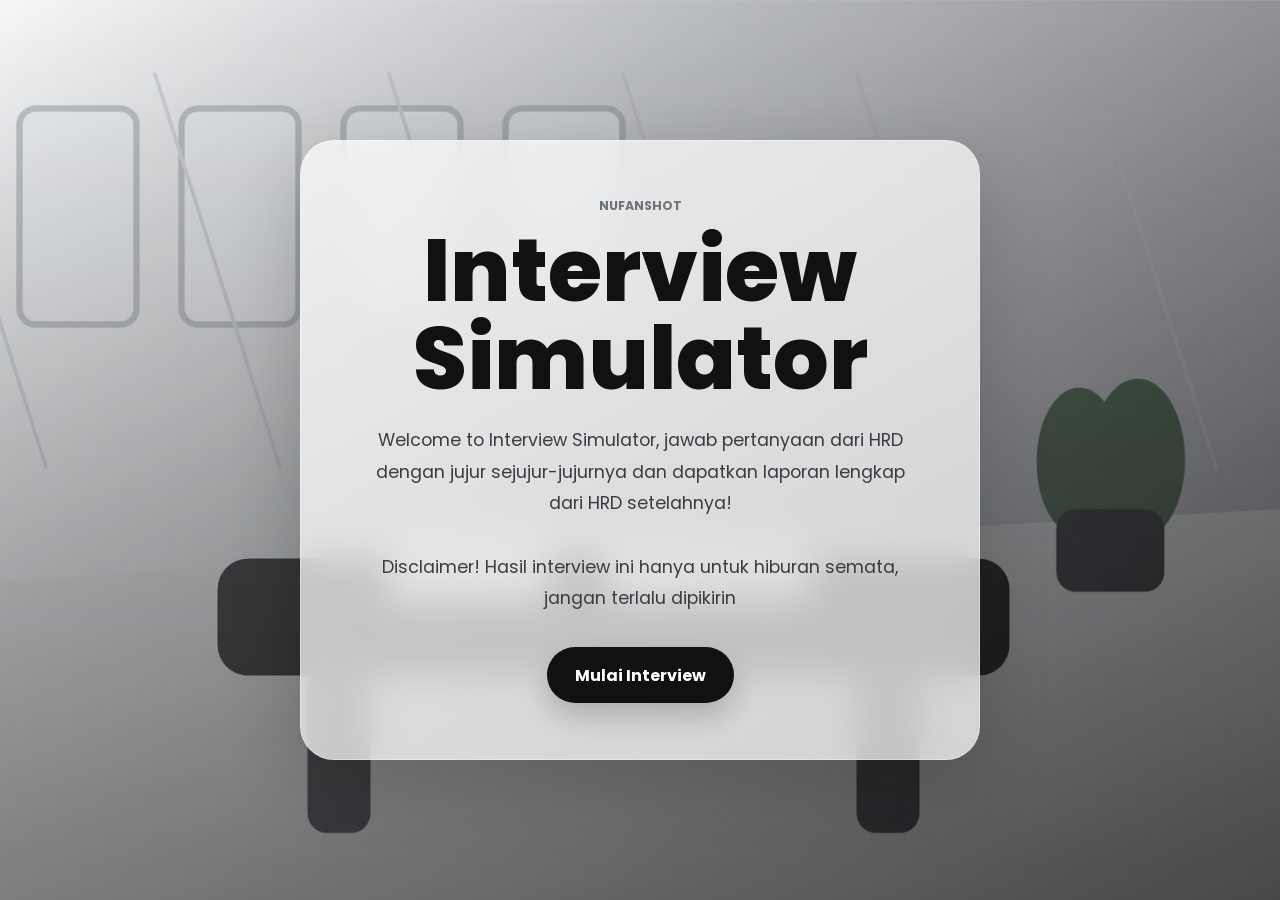
<file: index.html>
<!doctype html>
<html lang="id">
  <head>
    <meta charset="UTF-8" />
    <meta name="viewport" content="width=device-width, initial-scale=1.0" />
    <title>Interview Simulator</title>
    <link rel="preconnect" href="https://fonts.googleapis.com" />
    <link rel="preconnect" href="https://fonts.gstatic.com" crossorigin />
    <link
      href="https://fonts.googleapis.com/css2?family=Poppins:wght@400;500;600;700;800&display=swap"
      rel="stylesheet"
    />

    <!-- Style khusus landing page -->
    <link rel="stylesheet" href="style.css" />
  </head>
  <body>
    <!-- Background penuh layar untuk kesan visual novel -->
    <main class="landing-page">
      <!-- Kartu kaca sebagai fokus utama landing page -->
      <section class="landing-card fade-in" aria-labelledby="site-title">
        <p class="eyebrow">nufanshot</p>
        <h1 id="site-title">Interview Simulator</h1>
        <p class="landing-description">
          Welcome to Interview Simulator, jawab pertanyaan dari HRD dengan jujur
          sejujur-jujurnya dan dapatkan laporan lengkap dari HRD setelahnya!
        </p>
        <p class="landing-description">
          Disclaimer! Hasil interview ini hanya untuk hiburan semata, jangan
          terlalu dipikirin
        </p>

        <!-- Tombol menuju halaman interview -->
        <a
          class="primary-button"
          href="interview.html"
          aria-label="Mulai Interview"
        >
          Mulai Interview
        </a>
      </section>
    </main>
  </body>
</html>
</file>
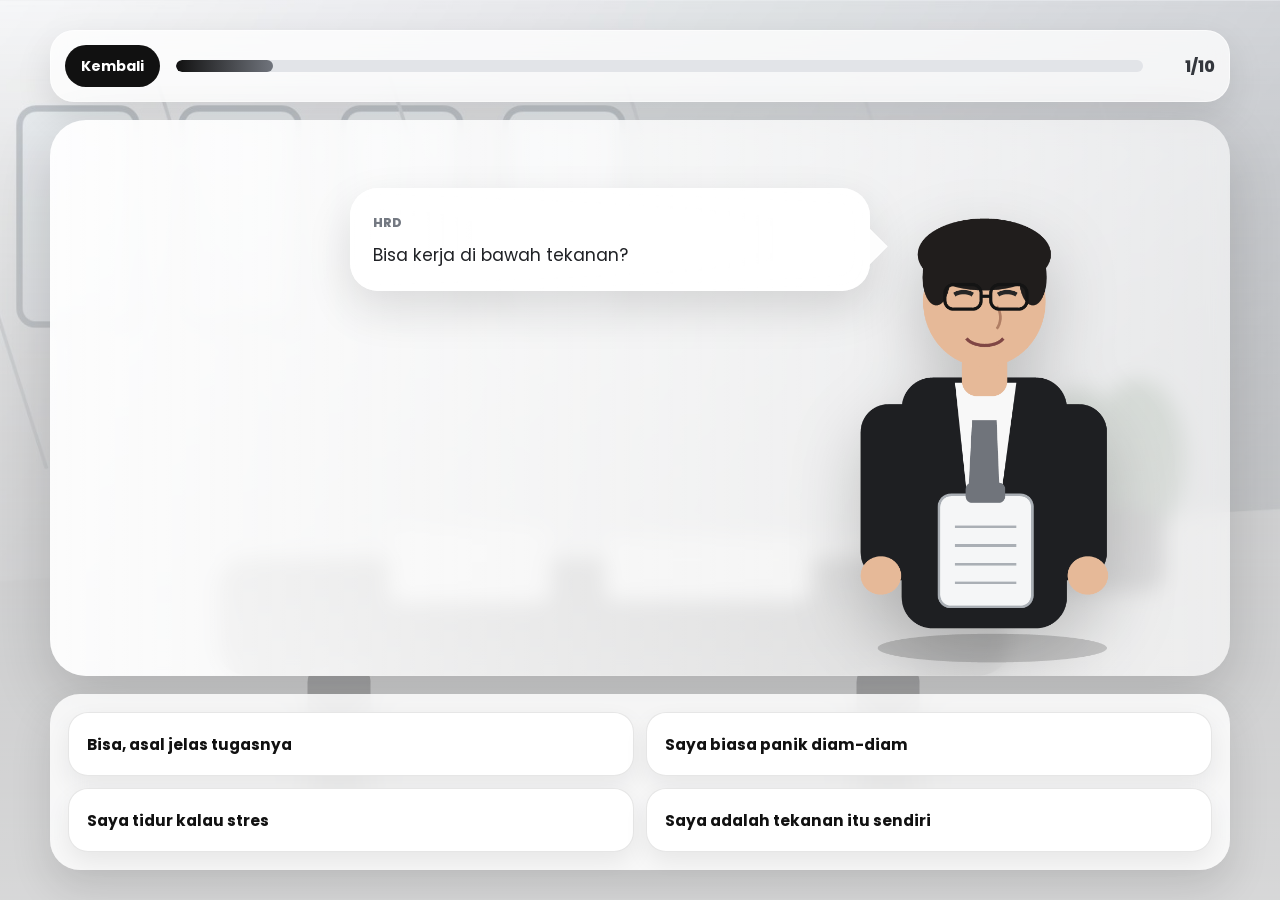
<file: interview.html>
<!doctype html>
<html lang="id">
  <head>
    <!-- Metadata dasar halaman interview -->
    <meta charset="UTF-8" />
    <meta name="viewport" content="width=device-width, initial-scale=1.0" />
    <title>Interview Simulator - Interview</title>

    <!-- Font Google Poppins dengan fallback sans-serif -->
    <link rel="preconnect" href="https://fonts.googleapis.com" />
    <link rel="preconnect" href="https://fonts.gstatic.com" crossorigin />
    <link
      href="https://fonts.googleapis.com/css2?family=Poppins:wght@400;500;600;700;800&display=swap"
      rel="stylesheet"
    />

    <!-- Style khusus halaman interview -->
    <link rel="stylesheet" href="interview.css" />
  </head>
  <body>
    <!-- Area utama visual novel interview -->
    <main class="interview-page">
      <!-- Panel progress interview -->
      <header class="top-panel" aria-label="Progress interview">
        <a
          class="back-link"
          href="index.html"
          aria-label="Kembali ke landing page"
          >Kembali</a
        >
        <div class="progress-wrap" aria-hidden="true">
          <div class="progress-bar" id="progressBar"></div>
        </div>
        <span class="question-counter" id="questionCounter">1/10</span>
      </header>

      <!-- Panggung visual novel yang menampung karakter dan bubble chat -->
      <section class="scene" aria-live="polite">
        <!-- Bubble jawaban kandidat di sisi kiri -->
        <article
          class="chat-bubble candidate-bubble"
          id="candidateBubble"
          hidden
        >
          <span class="speaker">Kandidat</span>
          <p id="candidateText"></p>
        </article>

        <!-- Bubble HRD di samping kepala karakter -->
        <article class="chat-bubble hrd-bubble" id="hrdBubble">
          <span class="speaker">HRD</span>
          <p id="hrdText"></p>
        </article>

        <!-- Karakter HRD di sisi kanan -->
        <img
          class="hrd-character"
          src="assets/hrd.png"
          alt="Ilustrasi HRD profesional"
        />
      </section>

      <!-- Kontrol jawaban dan tombol lanjut -->
      <section class="choice-panel" aria-label="Pilihan jawaban">
        <div class="answers-grid" id="answersGrid"></div>
        <button class="next-button" id="nextButton" type="button" hidden>
          Lanjut
        </button>
      </section>
    </main>

    <!-- Data pertanyaan dan logic interview -->
    <script src="questions.js"></script>
    <script src="interview.js"></script>
  </body>
</html>
</file>
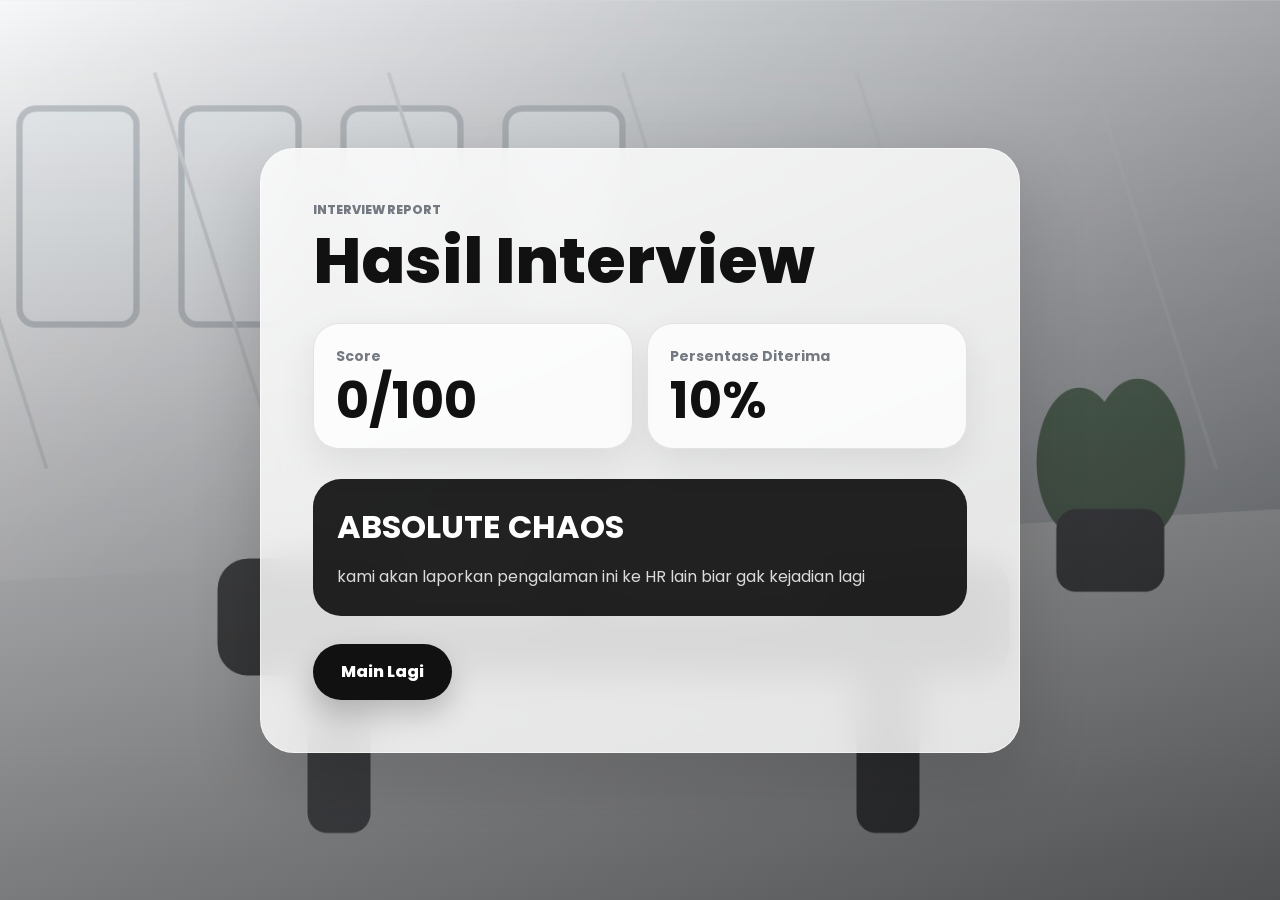
<file: result.html>
<!doctype html>
<html lang="id">
  <head>
    <!-- Metadata dasar halaman hasil -->
    <meta charset="UTF-8" />
    <meta name="viewport" content="width=device-width, initial-scale=1.0" />
    <title>Interview Simulator - Result</title>

    <!-- Font Google Poppins dengan fallback sans-serif -->
    <link rel="preconnect" href="https://fonts.googleapis.com" />
    <link rel="preconnect" href="https://fonts.gstatic.com" crossorigin />
    <link
      href="https://fonts.googleapis.com/css2?family=Poppins:wght@400;500;600;700;800&display=swap"
      rel="stylesheet"
    />

    <!-- Style khusus halaman hasil -->
    <link rel="stylesheet" href="result.css" />
  </head>
  <body>
    <!-- Area utama laporan interview -->
    <main class="result-page">
      <!-- Kartu laporan akhir -->
      <section class="report-card" aria-labelledby="reportTitle">
        <p class="eyebrow">Interview Report</p>
        <h1 id="reportTitle">Hasil Interview</h1>

        <!-- Ringkasan angka utama -->
        <div class="score-board">
          <article class="metric">
            <span class="metric-label">Score</span>
            <strong id="scoreValue">0/100</strong>
          </article>
          <article class="metric">
            <span class="metric-label">Persentase Diterima</span>
            <strong id="acceptanceValue">0%</strong>
          </article>
        </div>

        <!-- Judul dan alasan evaluasi HRD -->
        <article class="verdict">
          <h2 id="resultTitle">Evaluasi belum tersedia</h2>
          <p id="hrdReason">
            Selesaikan interview terlebih dahulu untuk melihat laporan lengkap
            dari HRD.
          </p>
        </article>

        <!-- Tombol ulang simulasi -->
        <a class="primary-button" href="interview.html">Main Lagi</a>
      </section>
    </main>

    <!-- Logic halaman hasil -->
    <script src="result.js"></script>
  </body>
</html>
</file>
<file: style.css>
/* Reset dasar agar layout konsisten di semua browser */
* {
  box-sizing: border-box;
  margin: 0;
  padding: 0;
}

/* Variabel warna utama landing page */
:root {
  --black: #111111;
  --white: #ffffff;
  --gray: #6f737b;
  --line: rgba(255, 255, 255, 0.36);
  --glass: rgba(255, 255, 255, 0.72);
  --shadow: 0 24px 70px rgba(0, 0, 0, 0.18);
}

/* Tipografi global */
body {
  min-height: 100vh;
  font-family: "Poppins", Arial, sans-serif;
  color: var(--black);
  background: #f5f5f5;
}

/* Layout background full screen */
.landing-page {
  min-height: 100vh;
  display: grid;
  place-items: center;
  padding: 24px;
  background:
    linear-gradient(120deg, rgba(255, 255, 255, 0.18), rgba(0, 0, 0, 0.42)),
    url("assets/background.jpg") center / cover no-repeat;
}

/* Kartu glassmorphism di tengah layar */
.landing-card {
  width: min(100%, 680px);
  padding: clamp(28px, 6vw, 56px);
  border: 1px solid var(--line);
  border-radius: 34px;
  background: var(--glass);
  box-shadow: var(--shadow);
  backdrop-filter: blur(18px);
  -webkit-backdrop-filter: blur(18px);
  text-align: center;
}

/* Label kecil di atas judul */
.eyebrow {
  margin-bottom: 12px;
  color: var(--gray);
  font-size: 0.78rem;
  font-weight: 700;
  letter-spacing: 0;
  text-transform: uppercase;
}

/* Judul besar landing page */
h1 {
  font-size: clamp(2.4rem, 8vw, 5.5rem);
  line-height: 1;
  font-weight: 800;
}

/* Deskripsi singkat website */
.landing-description {
  max-width: 560px;
  margin: 22px auto 32px;
  color: #3b3d42;
  font-size: clamp(0.98rem, 2.4vw, 1.1rem);
  line-height: 1.8;
}

/* Tombol utama menuju simulasi */
.primary-button {
  display: inline-flex;
  align-items: center;
  justify-content: center;
  min-height: 56px;
  padding: 0 28px;
  border-radius: 999px;
  background: var(--black);
  color: var(--white);
  font-weight: 700;
  text-decoration: none;
  box-shadow: 0 14px 30px rgba(0, 0, 0, 0.2);
  transition:
    transform 0.25s ease,
    box-shadow 0.25s ease,
    background 0.25s ease;
}

/* Interaksi hover tombol */
.primary-button:hover {
  transform: translateY(-3px);
  background: #2a2a2a;
  box-shadow: 0 18px 42px rgba(0, 0, 0, 0.26);
}

/* Animasi fade-in landing card */
.fade-in {
  animation: fadeIn 0.9s ease both;
}

/* Keyframes animasi masuk */
@keyframes fadeIn {
  from {
    opacity: 0;
    transform: translateY(24px);
  }

  to {
    opacity: 1;
    transform: translateY(0);
  }
}

/* Penyesuaian layar kecil */
@media (max-width: 560px) {
  .landing-page {
    padding: 18px;
    align-items: center;
  }

  .landing-card {
    border-radius: 26px;
    text-align: left;
  }

  .landing-description {
    margin-left: 0;
    margin-right: 0;
  }

  .primary-button {
    width: 100%;
  }
}
</file>
<file: interview.css>
/* Reset dasar halaman interview */
* {
  box-sizing: border-box;
  margin: 0;
  padding: 0;
}

/* Variabel tema visual novel minimalis */
:root {
  --black: #111111;
  --white: #ffffff;
  --soft-white: rgba(255, 255, 255, 0.9);
  --gray: #747982;
  --dark-gray: #34373d;
  --line: rgba(17, 17, 17, 0.1);
  --shadow: 0 22px 60px rgba(0, 0, 0, 0.16);
}

/* Tipografi dan background global */
body {
  min-height: 100vh;
  font-family: "Poppins", Arial, sans-serif;
  color: var(--black);
  background:
    linear-gradient(
      180deg,
      rgba(255, 255, 255, 0.18),
      rgba(255, 255, 255, 0.7)
    ),
    url("assets/background.jpg") center / cover no-repeat fixed;
}

/* Layout utama halaman interview */
.interview-page {
  min-height: 100vh;
  display: grid;
  grid-template-rows: auto 1fr auto;
  gap: 18px;
  padding: clamp(16px, 3vw, 30px);
  overflow: hidden;
}

/* Panel atas untuk navigasi dan progress */
.top-panel {
  display: grid;
  grid-template-columns: auto 1fr auto;
  align-items: center;
  gap: 16px;
  width: min(1180px, 100%);
  margin: 0 auto;
  padding: 14px;
  border: 1px solid rgba(255, 255, 255, 0.55);
  border-radius: 24px;
  background: rgba(255, 255, 255, 0.76);
  box-shadow: 0 14px 36px rgba(0, 0, 0, 0.1);
  backdrop-filter: blur(16px);
  -webkit-backdrop-filter: blur(16px);
}

/* Link kembali ke landing */
.back-link {
  min-height: 42px;
  display: inline-flex;
  align-items: center;
  padding: 0 16px;
  border-radius: 999px;
  background: var(--black);
  color: var(--white);
  font-size: 0.9rem;
  font-weight: 700;
  text-decoration: none;
}

/* Track progress bar */
.progress-wrap {
  height: 12px;
  overflow: hidden;
  border-radius: 999px;
  background: #e2e4e8;
}

/* Isi progress bar yang berubah lewat JavaScript */
.progress-bar {
  width: 0%;
  height: 100%;
  border-radius: inherit;
  background: linear-gradient(90deg, #111111, #70747c);
  transition: width 0.45s ease;
}

/* Nomor soal */
.question-counter {
  min-width: 56px;
  color: var(--dark-gray);
  font-weight: 800;
  text-align: right;
}

/* Panggung visual novel */
.scene {
  position: relative;
  width: min(1180px, 100%);
  min-height: 430px;
  margin: 0 auto;
  border-radius: 36px;
  overflow: hidden;
  background:
    linear-gradient(
      90deg,
      rgba(255, 255, 255, 0.88),
      rgba(255, 255, 255, 0.32)
    ),
    rgba(255, 255, 255, 0.42);
  box-shadow: var(--shadow);
  backdrop-filter: blur(10px);
  -webkit-backdrop-filter: blur(10px);
}

/* Karakter HRD di sebelah kanan */
.hrd-character {
  position: absolute;
  right: clamp(6px, 4vw, 70px);
  bottom: 0;
  width: min(42vw, 390px);
  max-height: 94%;
  object-fit: contain;
  filter: drop-shadow(0 28px 34px rgba(0, 0, 0, 0.2));
  user-select: none;
  pointer-events: none;
}

/* Style dasar semua bubble chat */
.chat-bubble {
  position: absolute;
  z-index: 2;
  width: min(520px, 58%);
  padding: 20px 22px;
  border: 1px solid rgba(255, 255, 255, 0.72);
  border-radius: 28px;
  background: var(--soft-white);
  box-shadow: 0 18px 44px rgba(0, 0, 0, 0.13);
  backdrop-filter: blur(14px);
  -webkit-backdrop-filter: blur(14px);
}

/* Nama pembicara di dalam bubble */
.speaker {
  display: inline-block;
  margin-bottom: 8px;
  color: var(--gray);
  font-size: 0.78rem;
  font-weight: 800;
  text-transform: uppercase;
}

/* Teks isi bubble */
.chat-bubble p {
  color: #202226;
  font-size: clamp(0.96rem, 2vw, 1.08rem);
  line-height: 1.75;
}

/* Bubble HRD dekat kepala karakter */
.hrd-bubble {
  top: 68px;
  right: min(34vw, 360px);
}

/* Ekor bubble HRD */
.hrd-bubble::after {
  content: "";
  position: absolute;
  right: -13px;
  top: 44px;
  width: 26px;
  height: 26px;
  background: var(--soft-white);
  transform: rotate(45deg);
  border-right: 1px solid rgba(255, 255, 255, 0.72);
  border-top: 1px solid rgba(255, 255, 255, 0.72);
}

/* Bubble kandidat di sisi kiri */
.candidate-bubble {
  left: clamp(16px, 5vw, 70px);
  bottom: 44px;
  background: rgba(17, 17, 17, 0.9);
}

/* Teks bubble kandidat */
.candidate-bubble .speaker,
.candidate-bubble p {
  color: var(--white);
}

/* Animasi bubble muncul */
.bubble-enter {
  animation: bubbleEnter 0.35s ease both;
}

/* Panel pilihan jawaban */
.choice-panel {
  width: min(1180px, 100%);
  margin: 0 auto;
  padding: 18px;
  border-radius: 30px;
  background: rgba(255, 255, 255, 0.82);
  box-shadow: 0 18px 42px rgba(0, 0, 0, 0.12);
  backdrop-filter: blur(16px);
  -webkit-backdrop-filter: blur(16px);
}

/* Grid empat tombol jawaban */
.answers-grid {
  display: grid;
  grid-template-columns: repeat(2, minmax(0, 1fr));
  gap: 12px;
}

/* Tombol jawaban */
.answer-button {
  min-height: 64px;
  padding: 14px 18px;
  border: 1px solid var(--line);
  border-radius: 20px;
  background: var(--white);
  color: var(--black);
  font: inherit;
  font-size: 0.96rem;
  font-weight: 700;
  text-align: left;
  cursor: pointer;
  box-shadow: 0 10px 24px rgba(0, 0, 0, 0.07);
  transition:
    transform 0.2s ease,
    box-shadow 0.2s ease,
    border-color 0.2s ease;
}

/* Hover tombol jawaban */
.answer-button:hover {
  transform: translateY(-2px);
  border-color: rgba(17, 17, 17, 0.28);
  box-shadow: 0 16px 32px rgba(0, 0, 0, 0.12);
}

/* Tombol lanjut setelah HRD merespons */
.next-button {
  display: block;
  min-height: 54px;
  margin-left: auto;
  padding: 0 28px;
  border: 0;
  border-radius: 999px;
  background: var(--black);
  color: var(--white);
  font: inherit;
  font-weight: 800;
  cursor: pointer;
  box-shadow: 0 14px 30px rgba(0, 0, 0, 0.2);
  transition:
    transform 0.22s ease,
    background 0.22s ease;
}

/* Hover tombol lanjut */
.next-button:hover {
  transform: translateY(-2px);
  background: #2b2b2b;
}

/* Elemen yang disembunyikan */
[hidden] {
  display: none !important;
}

/* Keyframes bubble fade + slide */
@keyframes bubbleEnter {
  from {
    opacity: 0;
    transform: translateY(18px);
  }

  to {
    opacity: 1;
    transform: translateY(0);
  }
}

/* Layout tablet */
@media (max-width: 900px) {
  .scene {
    min-height: 560px;
  }

  .hrd-character {
    right: 0;
    width: min(62vw, 360px);
  }

  .chat-bubble {
    width: min(86%, 520px);
  }

  .hrd-bubble {
    top: 40px;
    right: auto;
    left: 22px;
  }

  .hrd-bubble::after {
    right: 46px;
    top: auto;
    bottom: -11px;
    border: 0;
  }

  .candidate-bubble {
    bottom: 34px;
    left: 22px;
  }
}

/* Layout mobile */
@media (max-width: 640px) {
  .interview-page {
    gap: 12px;
    padding: 12px;
  }

  .top-panel {
    grid-template-columns: 1fr auto;
  }

  .back-link {
    grid-column: 1 / -1;
    justify-content: center;
  }

  .scene {
    min-height: 540px;
    border-radius: 26px;
  }

  .hrd-character {
    width: min(82vw, 330px);
  }

  .chat-bubble {
    width: calc(100% - 28px);
    padding: 16px;
    border-radius: 22px;
  }

  .hrd-bubble,
  .candidate-bubble {
    left: 14px;
  }

  .answers-grid {
    grid-template-columns: 1fr;
  }

  .answer-button {
    min-height: 58px;
    border-radius: 18px;
  }

  .next-button {
    width: 100%;
  }
}
</file>
<file: result.css>
/* Reset dasar halaman hasil */
* {
  box-sizing: border-box;
  margin: 0;
  padding: 0;
}

/* Variabel tema laporan */
:root {
  --black: #111111;
  --white: #ffffff;
  --gray: #747982;
  --soft: rgba(255, 255, 255, 0.82);
  --line: rgba(17, 17, 17, 0.1);
  --shadow: 0 24px 70px rgba(0, 0, 0, 0.16);
}

/* Tipografi global */
body {
  min-height: 100vh;
  font-family: "Poppins", Arial, sans-serif;
  color: var(--black);
  background:
    linear-gradient(135deg, rgba(255, 255, 255, 0.22), rgba(0, 0, 0, 0.34)),
    url("assets/background.jpg") center / cover no-repeat fixed;
}

/* Layout tengah untuk report */
.result-page {
  min-height: 100vh;
  display: grid;
  place-items: center;
  padding: 24px;
}

/* Kartu laporan interview */
.report-card {
  width: min(100%, 760px);
  padding: clamp(24px, 5vw, 52px);
  border: 1px solid rgba(255, 255, 255, 0.56);
  border-radius: 34px;
  background: var(--soft);
  box-shadow: var(--shadow);
  backdrop-filter: blur(18px);
  -webkit-backdrop-filter: blur(18px);
  animation: reportEnter 0.55s ease both;
}

/* Label kecil laporan */
.eyebrow {
  margin-bottom: 10px;
  color: var(--gray);
  font-size: 0.78rem;
  font-weight: 800;
  letter-spacing: 0;
  text-transform: uppercase;
}

/* Judul utama laporan */
h1 {
  font-size: clamp(2rem, 6vw, 4rem);
  line-height: 1;
  font-weight: 800;
}

/* Grid angka utama */
.score-board {
  display: grid;
  grid-template-columns: repeat(2, minmax(0, 1fr));
  gap: 14px;
  margin: 30px 0;
}

/* Kartu metrik */
.metric {
  padding: 22px;
  border: 1px solid var(--line);
  border-radius: 26px;
  background: rgba(255, 255, 255, 0.78);
  box-shadow: 0 14px 36px rgba(0, 0, 0, 0.08);
}

/* Label metrik */
.metric-label {
  display: block;
  margin-bottom: 8px;
  color: var(--gray);
  font-size: 0.88rem;
  font-weight: 700;
}

/* Nilai metrik */
.metric strong {
  font-size: clamp(1.8rem, 6vw, 3.2rem);
  line-height: 1;
}

/* Panel keputusan HRD */
.verdict {
  padding: 24px;
  border-radius: 28px;
  background: rgba(17, 17, 17, 0.92);
  color: var(--white);
}

/* Judul keputusan */
.verdict h2 {
  margin-bottom: 12px;
  font-size: clamp(1.3rem, 4vw, 2rem);
}

/* Alasan keputusan */
.verdict p {
  color: rgba(255, 255, 255, 0.84);
  line-height: 1.8;
}

/* Tombol main lagi */
.primary-button {
  display: inline-flex;
  align-items: center;
  justify-content: center;
  min-height: 56px;
  margin-top: 28px;
  padding: 0 28px;
  border-radius: 999px;
  background: var(--black);
  color: var(--white);
  font-weight: 800;
  text-decoration: none;
  box-shadow: 0 14px 30px rgba(0, 0, 0, 0.2);
  transition:
    transform 0.24s ease,
    background 0.24s ease;
}

/* Hover tombol main lagi */
.primary-button:hover {
  transform: translateY(-2px);
  background: #2b2b2b;
}

/* Animasi kartu laporan */
@keyframes reportEnter {
  from {
    opacity: 0;
    transform: translateY(18px);
  }

  to {
    opacity: 1;
    transform: translateY(0);
  }
}

/* Responsif untuk layar kecil */
@media (max-width: 620px) {
  .result-page {
    padding: 14px;
  }

  .report-card {
    border-radius: 26px;
  }

  .score-board {
    grid-template-columns: 1fr;
  }

  .primary-button {
    width: 100%;
  }
}
</file>
